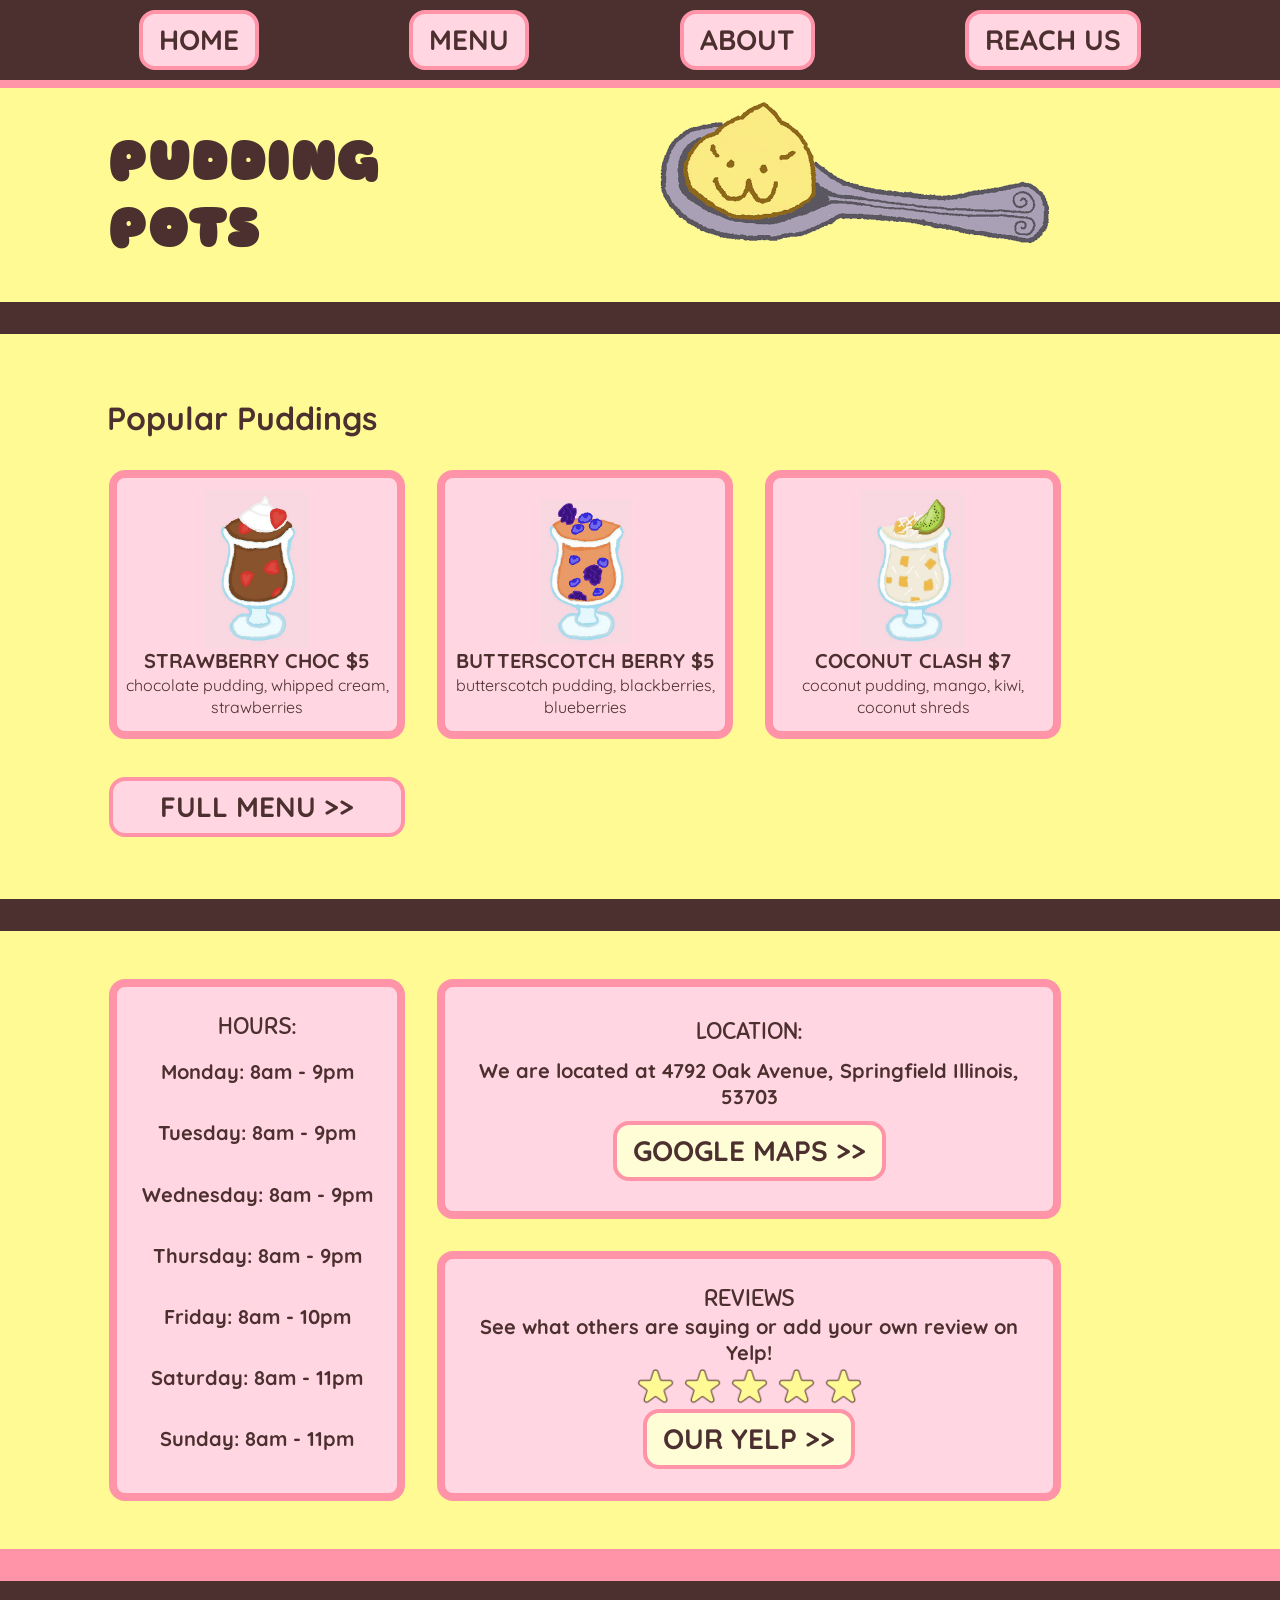
<file: index.html>
<!DOCTYPE html>

<html lang="en">

    <head>

        <link rel="preconnect" href="https://fonts.googleapis.com">
        <link rel="preconnect" href="https://fonts.gstatic.com" crossorigin>
        <link href="https://fonts.googleapis.com/css2?family=Quicksand:wght@300..700&family=Sniglet:wght@400;800&display=swap" rel="stylesheet">
       
        <meta charset="utf-8">
        <meta name="viewport" content="width=device-width, initial-scale=1.0">
        <title>Pudding Pots</title>
        <meta name="description" content="Explore our delectable pudding menu, order food online, and learn more about our dessert shop!">
        <link rel="stylesheet" href="styles/styles.css">

    </head>

    <body>

        <header class="navigation-bar" role="navigation">
                <nav class="grid-1"> 
                    <ul class="main-nav">
                        <li><a href="index.html">HOME</a></li>
                        <li><a href="menu.html">MENU</a></li>
                        <li><a href="about.html">ABOUT</a></li>
                        <li><a href="contact.html">REACH US</a></li>
                    </ul>
                </nav>
        </header>
        
        <main>
            <header>
                <div class="grid-2 grid-container">
                    
                    <h1 class="page-headers">PUDDING POTS</h1>
                    <img src="images/logo.png">
                    
                </div>
            </header>

            <section class="featured-pudding">

                <div class="grid-3 grid-container">
                    
                    <h2 class="section-headers">Popular Puddings</h2>
                    
                </div>

                <div class="grid-4 grid-container">

                    <article class="featured-1">

                        <img src="images/strawberry-choc.png" alt="chocolate pudding with fresh sliced strawberries and a dollop of whipped cream on top">
                        <h1 class="body-1">STRAWBERRY CHOC $5</h1>
                        <h2 class="body-2">chocolate pudding, whipped cream, strawberries</h2>

                    </article>

                    <article class="featured-2">

                        <img src="images/butterscotch.png" alt="butterscotch pudding with fresh blackberries and blueberries">
                        <h1 class="body-1">BUTTERSCOTCH BERRY $5</h1>
                        <h2 class="body-2">butterscotch pudding, blackberries, blueberries</h2>

                    </article>

                    <article class="featured-3">

                        <img src="images/coconut.png" alt="coconut pudding with diced fresh mango, coconut shreds, and kiwi slices on top">
                        <h1 class="body-1">COCONUT CLASH $7</h1>
                        <h2 class="body-2">coconut pudding, mango, kiwi, coconut shreds</h2>

                    </article>
                    
                    </div>
                    

                </div>


                <div class="grid-6">
                    
                        <div class="menu-button" role="button"><a href="menu.html" >FULL MENU >></a></div>
                    
                </div>

            </section>

        </main>

        
        <footer>

            <div class="grid-7">

                <section class="hours">
                    
                        <h3 class="inner-headers">HOURS:</h3>
                        <ul>
                            <li class="body-1">Monday: 8am - 9pm</li>
                            <li class="body-1">Tuesday: 8am - 9pm</li>
                            <li class="body-1">Wednesday: 8am - 9pm</li>
                            <li class="body-1">Thursday: 8am - 9pm</li>
                            <li class="body-1">Friday: 8am - 10pm</li>
                            <li class="body-1">Saturday: 8am - 11pm</li>
                            <li class="body-1">Sunday: 8am - 11pm</li>
                        </ul>
                            
                        

                </section>
                
                <section class="location">
                    
                        <h3 class="inner-headers">LOCATION:</h3>
                        <p class="body-1">We are located at 4792 Oak Avenue, Springfield Illinois, 53703</p>
                        <a href="https://maps.app.goo.gl/EkGw4vtEhw4jMZqw7">GOOGLE MAPS >></a>
                    
                </section>
                
                <section class="reviews">
                    <h3 class="inner-headers">REVIEWS</h3>
                    <p class="body-1">See what others are saying or add your own review on Yelp!</p>
                    <img src="images/stars.png" alt="">
                    <a href="https://www.yelp.com/biz/tous-les-jours-aurora-2?utm_campaign=www_business_share_popup&utm_medium=copy_link&utm_source=(direct)">OUR YELP >></a>
                    
                </section>

            </div>

            <div class="grid-8">
                <div class="footer"></div>
            </div>

        </footer>


    </body>

</html>
</file>
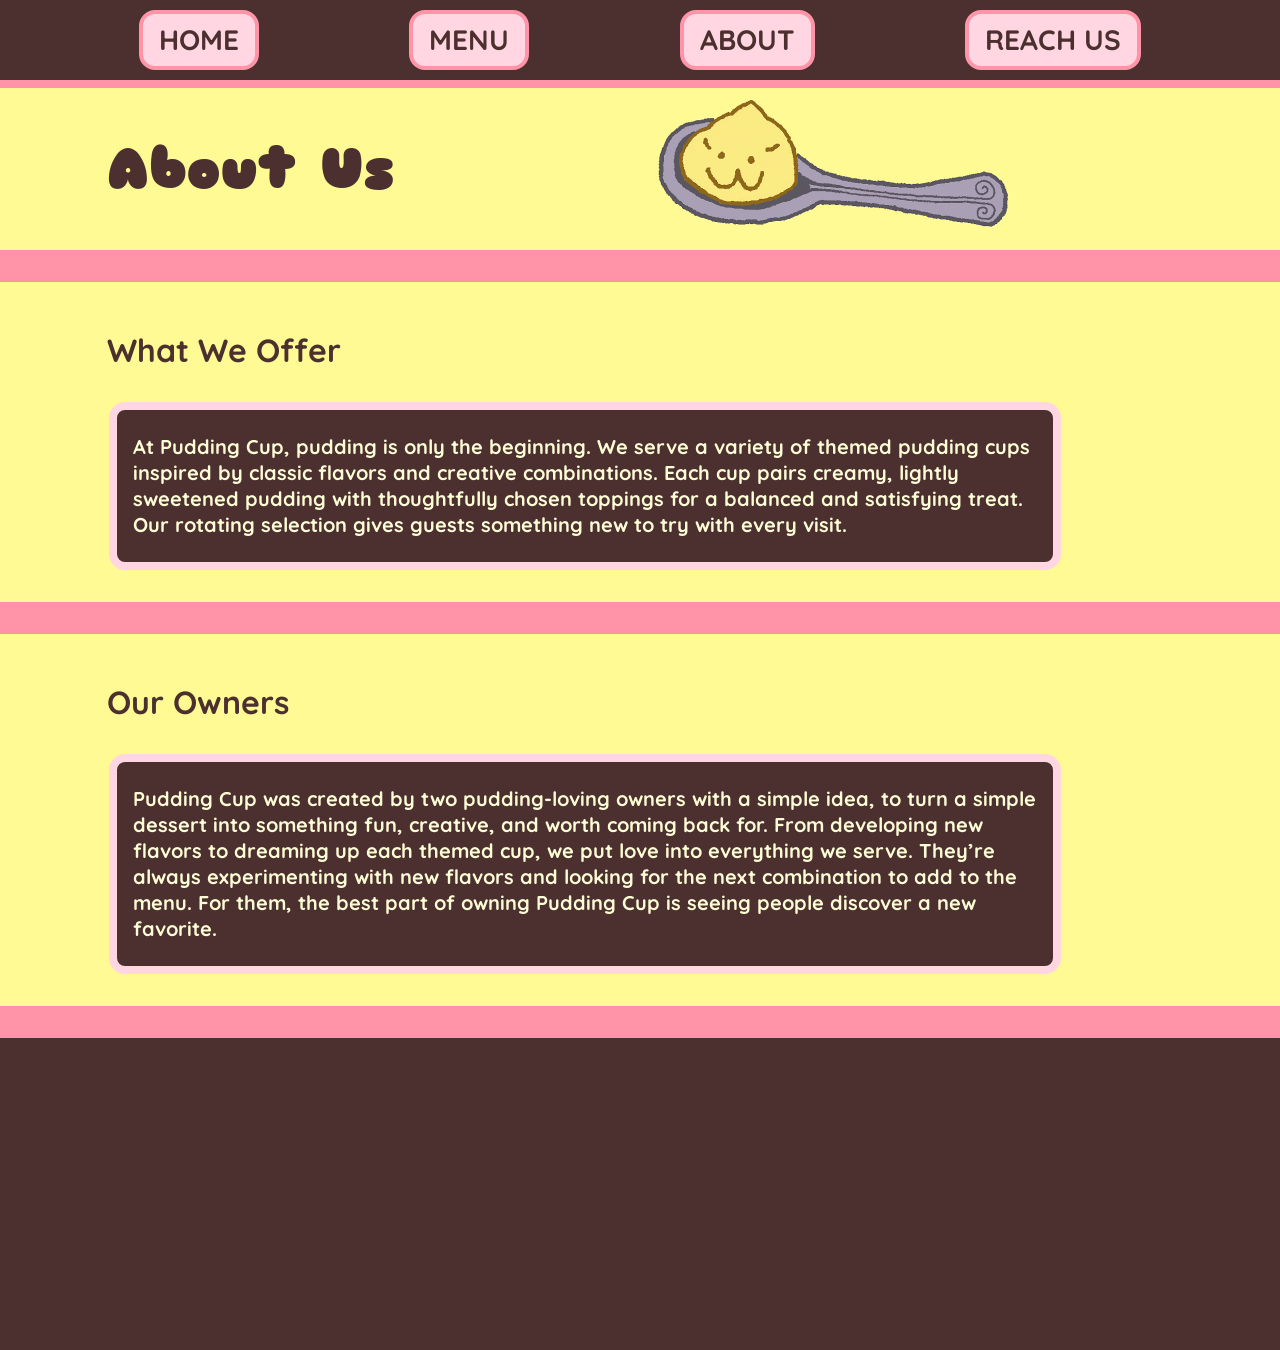
<file: about.html>
<!DOCTYPE html>

<html lang="en">

<head>

    <link rel="preconnect" href="https://fonts.googleapis.com">
    <link rel="preconnect" href="https://fonts.gstatic.com" crossorigin>
    <link href="https://fonts.googleapis.com/css2?family=Quicksand:wght@300..700&family=Sniglet:wght@400;800&display=swap" rel="stylesheet">
       
    
    <meta charset="utf-8">
    <meta name="viewport" content="width=device-width, initial-scale=1.0">
    <title>About Pudding Pots</title>
    <meta name="description" content="Learn more about the history behind Pudding Pots!">
    <link rel="stylesheet" href="styles/styles.css">

</head>

<body>

    <header class="navigation-bar" role="navigation">
        <nav class="grid-1"> 

            <ul class="main-nav">
                <li><a href="index.html">HOME</a></li>
                <li><a href="menu.html">MENU</a></li>
                <li><a href="about.html">ABOUT</a></li>
                <li><a href="contact.html">REACH US</a></li>
            </ul>
        
        </nav>
    </header>


<main>

    <header class="grid-5 grid-container">
        <h1 class="page-headers">About Us</h1>
        <img src="images/logo.png">
    </header>


        <section class="our-offerings grid-container">
            
            <div class="grid-3">
                <h2 class="section-headers">What We Offer</h2>
            </div>
            
            <div class="grid-4">
                <div class="about-card">
                    <p class="body-1">
                        At Pudding Cup, pudding is only the beginning. We serve a variety of themed pudding cups inspired by classic flavors and creative combinations. Each cup pairs creamy, lightly sweetened pudding with thoughtfully chosen toppings for a balanced and satisfying treat. Our rotating selection gives guests something new to try with every visit.
                    </p>
                </div>
            </div>

        </section>
    

    



    <section class="our-owners grid-container">

        <div class="grid-3">
            <h2 class="section-headers">Our Owners</h2>
        </div>
        
        <div class="grid-4">
            <div class="about-card">
                <p class="body-1">
                    Pudding Cup was created by two pudding-loving owners with a simple idea, to turn a simple dessert into something fun, creative, and worth coming back for. From developing new flavors to dreaming up each themed cup, we put love into everything we serve. They’re always experimenting with new flavors and looking for the next combination to add to the menu. For them, the best part of owning Pudding Cup is seeing people discover a new favorite.
                </p>
            </div>
        </div>

    </section>


</main>      

    
    <footer>
        <div class="grid-8">
            <div class="footer"></div>
        </div>
    </footer>
    




</body>

</html>
</file>
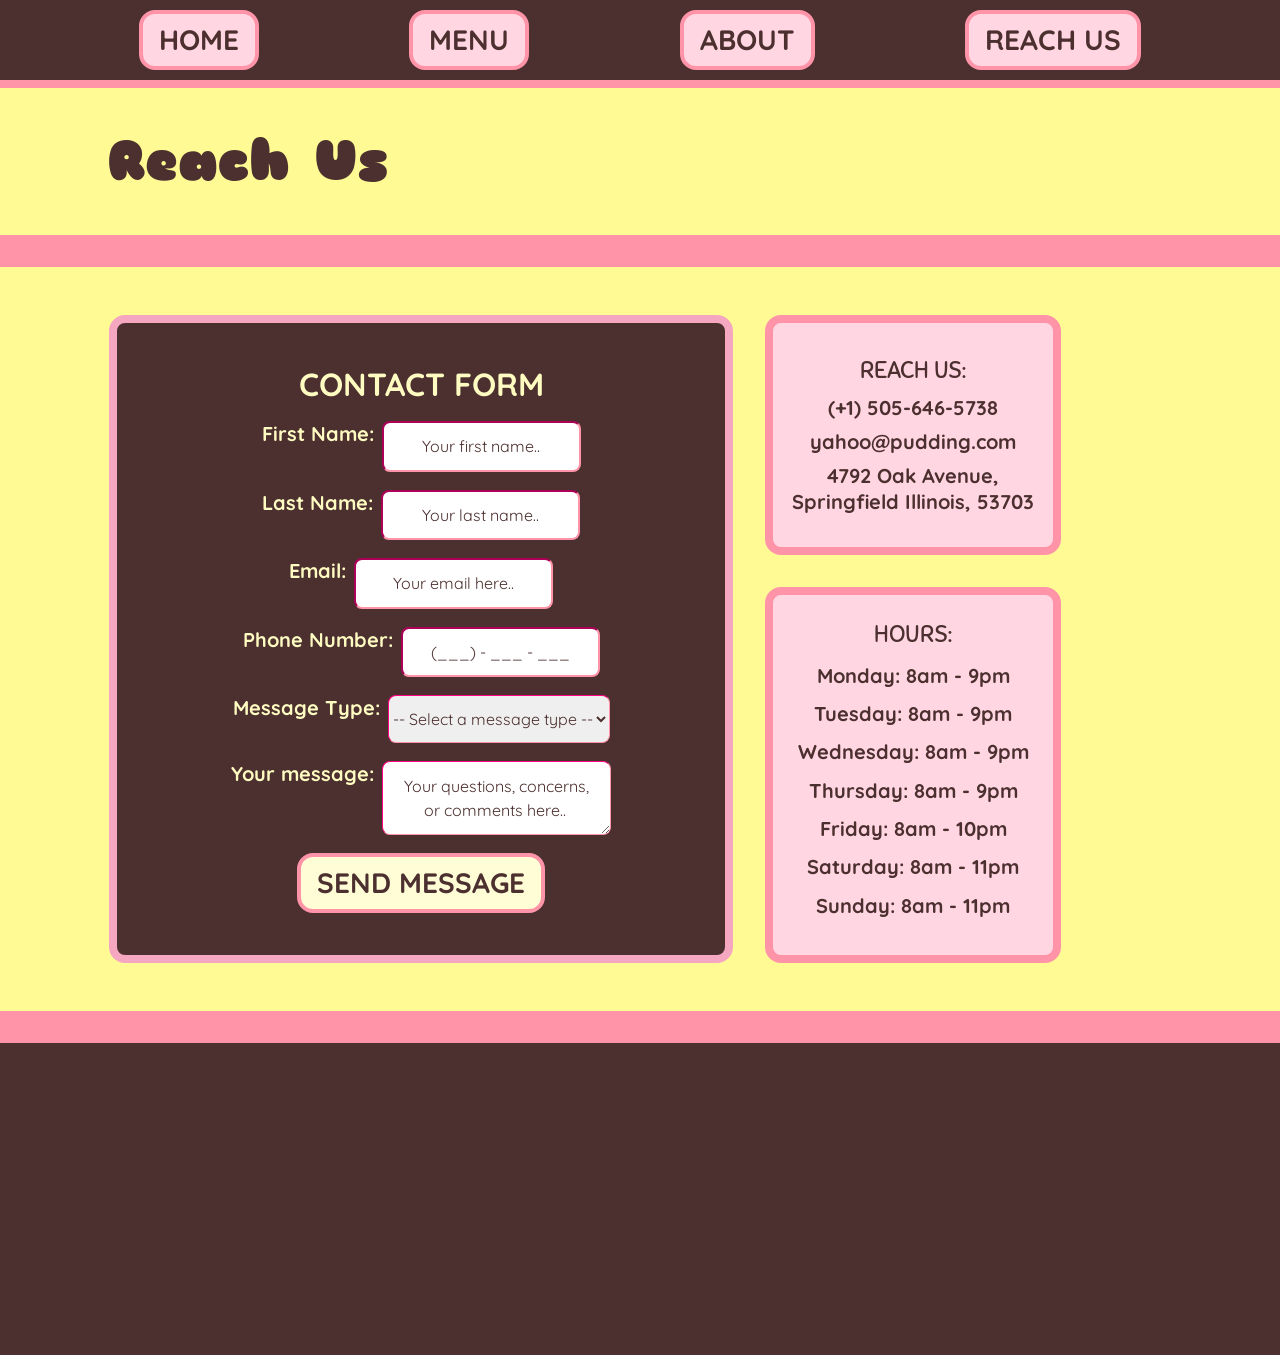
<file: contact.html>
<!DOCTYPE html>


<html lang="en">

<head>

    <link rel="preconnect" href="https://fonts.googleapis.com">
    <link rel="preconnect" href="https://fonts.gstatic.com" crossorigin>
    <link href="https://fonts.googleapis.com/css2?family=Quicksand:wght@300..700&family=Sniglet:wght@400;800&display=swap" rel="stylesheet">
       
    <meta charset="utf-8">
    <meta name="viewport" content="width=device-width, initial-scale=1.0">
    <title>Pudding Pots Contact</title>
    <meta name="description" content="Contact our team at Pudding Pots!">
    <link rel="stylesheet" href="styles/styles.css">

</head>


<body>

    <header class="navigation-bar" role="navigation">
        <nav class="grid-1"> 

            <ul class="main-nav">
                <li><a href="index.html">HOME</a></li>
                <li><a href="menu.html">MENU</a></li>
                <li><a href="about.html">ABOUT</a></li>
                <li><a href="contact.html">REACH US</a></li>
            </ul>
        
        </nav>
    </header>

    <main>

        <header class="grid-5">
            <h1 class="page-headers">Reach Us</h1>
        </header>

        <div class="grid-7 grid-container">
            
            <form action="contact_page.php" class="contact-form">
                
                <h2 class="section-headers">CONTACT FORM</h2>

                <div class="inner-column-2">
                    <label for="fname" class="body-1">First Name: </label>
                    <input type="text" id="fname" name="firstname" placeholder="Your first name..">
                </div>

                <div class="inner-column-2">
                    <label for="lname" class="body-1">Last Name: </label>
                    <input type="text" id="lname" name="lastname" placeholder="Your last name..">
                </div>

                <div class="inner-column-2">
                    <label for="email" class="body-1">Email: </label>
                    <input type="email" id="email" name="customer-email" placeholder="Your email here..">
                </div>

                <div class="inner-column-2">
                    <label for="phone" class="body-1">Phone Number: </label>
                    <input type="tel" id="phone" name="customer=phone" placeholder="(___) - ___ - ___">
                </div>
                
                
                <div class="inner-column-2">
                    <label for="message-content" class="body-1">Message Type: </label>
                    <select id="message-content" name="message-content">
                        <option value="">-- Select a message type --</option>
                        <option value="question">Question</option>
                        <option value="staff-complaint">staff-complaint</option>
                        <option value="food-complaint">food-complaint</option>
                        <option value="order-issue">Order Issue</option>
                        <option value="reservation">Reservation</option>
                        <option value="feedback">Feedback</option>
                        <option value="other">Other</option>
                    </select>
                </div>

                <div class="inner-column-2">
                    <label for="entry-box" class="body-1">Your message: </label>
                    <textarea id="entry-box" name="entry" placeholder="Your questions, concerns, or comments here.. "></textarea>
                </div>
               
                <a href="submit_2.html" class="submit-button-2">SEND MESSAGE</a>
                <!-- <button type="submit" class="send-button">SEND MESSAGE</button> -->


            </form>
            
            <section class="contact-info">
                <h3 class="inner-headers">REACH US:</h3>
                <p class="body-1">(+1) 505-646-5738</p>
                <p class="body-1">yahoo@pudding.com</p>
                <p class="body-1">4792 Oak Avenue, Springfield Illinois, 53703</p>
            </section>

            <section class="hours-2">
                <h3 class="inner-headers">HOURS:</h3>
                <ul>
                    <li class="body-1">Monday: 8am - 9pm</li>
                    <li class="body-1">Tuesday: 8am - 9pm</li>
                    <li class="body-1">Wednesday: 8am - 9pm</li>
                    <li class="body-1">Thursday: 8am - 9pm</li>
                    <li class="body-1">Friday: 8am - 10pm</li>
                    <li class="body-1">Saturday: 8am - 11pm</li>
                    <li class="body-1">Sunday: 8am - 11pm</li>
                </ul>
            </section>


        </div>
    </main>

    <footer>
        <div class="grid-8">
            <div class="footer"></div>
        </div>
    </footer>



</body>
</html>
</file>
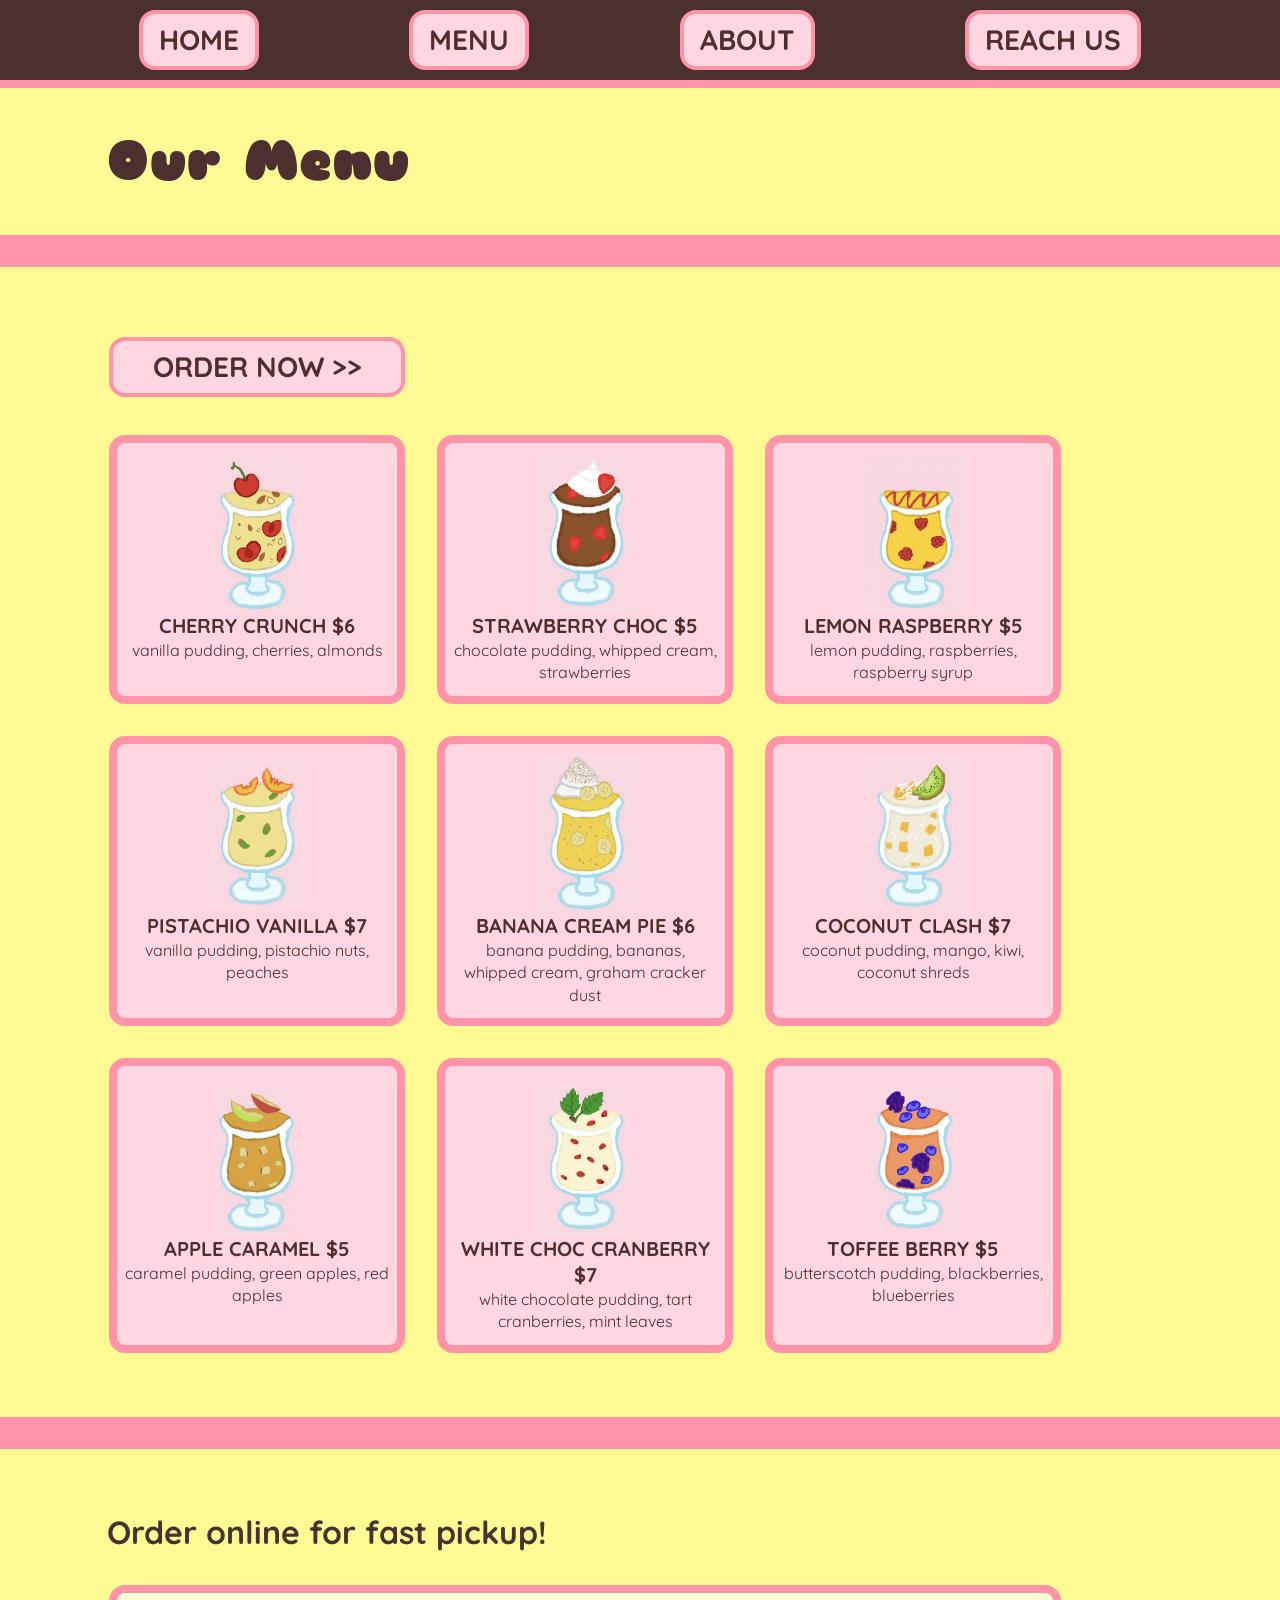
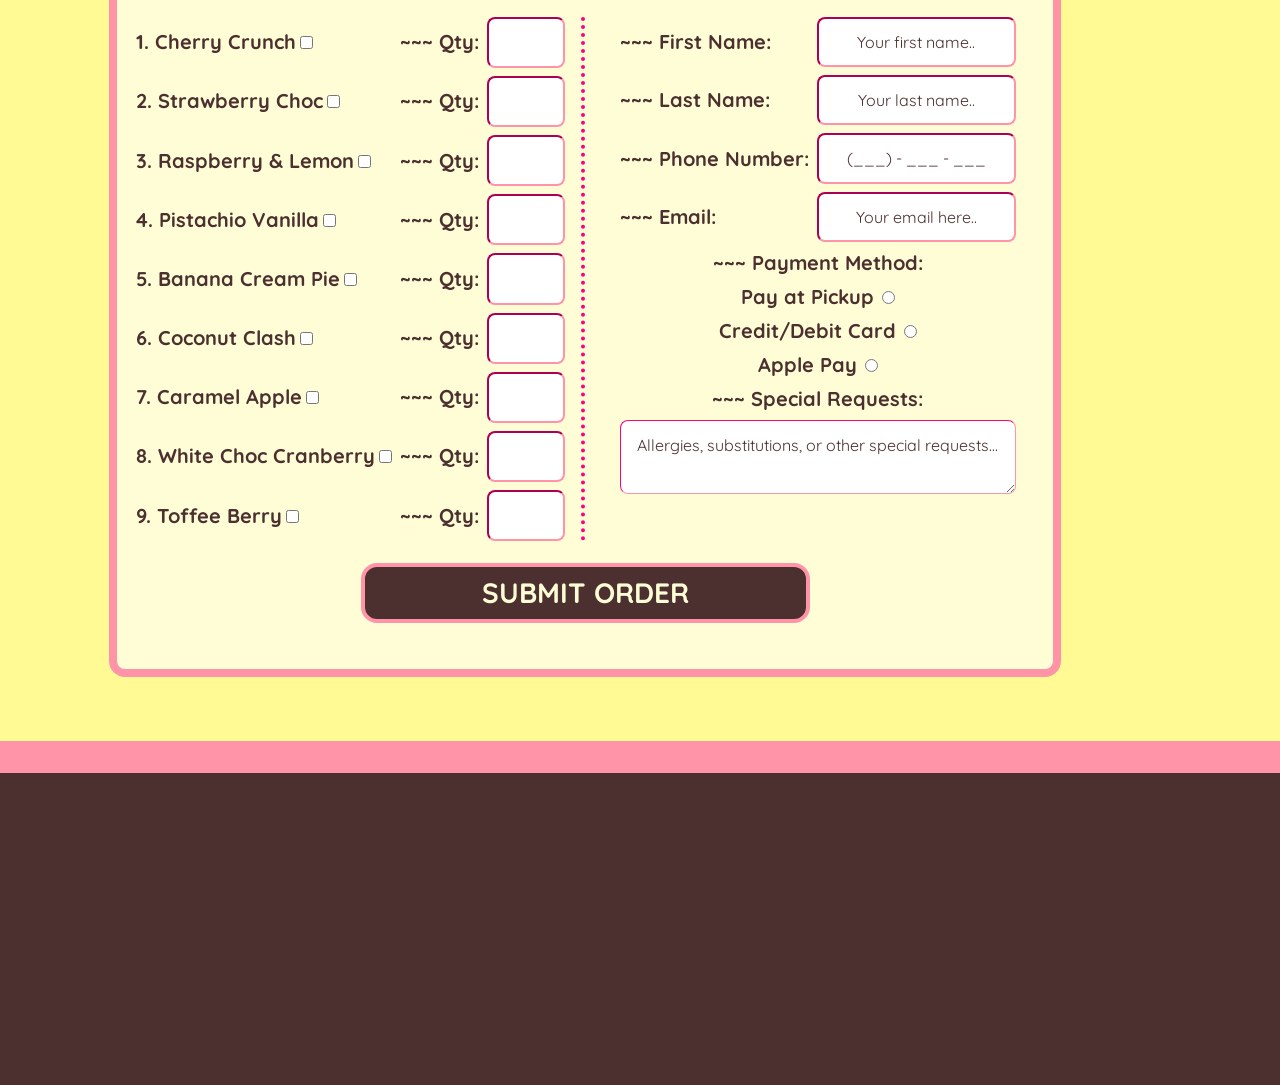
<file: menu.html>
<!DOCTYPE html>


<html lang="en">

    <head>
        <link rel="preconnect" href="https://fonts.googleapis.com">
        <link rel="preconnect" href="https://fonts.gstatic.com" crossorigin>
        <link href="https://fonts.googleapis.com/css2?family=Quicksand:wght@300..700&family=Sniglet:wght@400;800&display=swap" rel="stylesheet">
       

        <meta charset="utf-8">
        <meta name="viewport" content="width=device-width, initial-scale=1.0">
        <title>Pudding Pots Menu</title>
        <meta name="description" content="Explore our delectable pudding menu">
        <link rel="stylesheet" href="styles/styles.css">
        
    </head>

    <body>

        <header class="navigation-bar" role="navigation">
            <nav class="grid-1"> 

                <ul class="main-nav">
                    <li><a href="index.html">HOME</a></li>
                    <li><a href="menu.html">MENU</a></li>
                    <li><a href="about.html">ABOUT</a></li>
                    <li><a href="contact.html">REACH US</a></li>
                </ul>
            
            </nav>
        </header>

        <main>

            <section>

                <div class="grid-5">
                    <h1 class="page-headers">Our Menu</h1>
                </div>

                <div class="pudding-options">

                    <div class="grid-6">
                        <div class="jump-button" role="button">
                                
                            <a href="#pudding-order" class="scroll-btn">ORDER NOW >></a>

                        </div>
                    </div>

                    <div class="grid-container">
                        <div class="grid-4">
                            
                            <article class="menu-1">
                                    <img src="images/cherry.png" alt="vanilla pudding with fresh cherries and chopped almonds">
                                    <h1 class="body-1">CHERRY CRUNCH $6</h1>
                                    <h2 class="body-2">vanilla pudding, cherries, almonds</h2>
                            </article>

                            <article class="menu-2"> 
                                    <img src="images/strawberry-choc.png" alt="chocolate pudding with fresh sliced strawberries and a dollop of whipped cream on top">
                                    <h1 class="body-1">STRAWBERRY CHOC $5</h1>
                                    <h2 class="body-2">chocolate pudding, whipped cream, strawberries</h2>
                            </article>

                            <article class="menu-3">
                                    <img src="images/lemon.png" alt="lemon pudding with fresh raspberries and a raspberry syrup drizzle on top">
                                    <h1 class="body-1">LEMON RASPBERRY $5</h1>
                                    <h2 class="body-2">lemon pudding, raspberries, raspberry syrup</h2>
                            </article>

                            <article class="menu-4">
                                    <img src="images/pistachio.png" alt="vanilla pudding with pistachios and sliced fresh peaches on top">
                                    <h1 class="body-1">PISTACHIO VANILLA $7</h1>
                                    <h2 class="body-2">vanilla pudding, pistachio nuts, peaches</h2>
                            </article>

                            <article class="menu-5">
                                    <img src="images/banana.png" alt="banana pudding with fresh banana slices, graham cracker dust, and whipped cream on top">
                                    <h1 class="body-1">BANANA CREAM PIE $6</h1>
                                    <h2 class="body-2">banana pudding, bananas, whipped cream, graham cracker dust</h2>
                            </article>

                            <article class="menu-6">
                                    <img src="images/coconut.png" alt="coconut pudding with diced fresh mango, coconut shreds, and kiwi slices on top">
                                    <h1 class="body-1">COCONUT CLASH $7</h1>
                                    <h2 class="body-2">coconut pudding, mango, kiwi, coconut shreds</h2>
                            </article>

                            <article class="menu-7">
                                    <img src="images/caramel.png" alt="caramel pudding with diced apples throughout, and sliced apples on top">
                                    <h1 class="body-1">APPLE CARAMEL $5</h1>
                                    <h2 class="body-2">caramel pudding, green apples, red apples</h2>
                            </article>

                            <article class="menu-8">
                                    <img src="images/cranberry.png" alt="white chocolate pudding with dried cranberries, and a couple of mint leaves on top">
                                    <h1 class="body-1">WHITE CHOC CRANBERRY $7</h1>
                                    <h2 class="body-2">white chocolate pudding, tart cranberries, mint leaves</h2>
                            </article>

                            <article class="menu-9">
                                <img src="images/butterscotch.png" alt="butterscotch pudding with fresh blackberries and blueberries">
                                <h1 class="body-1">TOFFEE BERRY $5</h1>
                                <h2 class="body-2">butterscotch pudding, blackberries, blueberries</h2>
                            </article>

                        

                        </div>
                    </div>
                </div>

            </section>
        
            <section class="order-form-section grid-container">

                <div class="grid-3">
                    <h2 class="section-headers">Order online for fast pickup!</h2>
                </div>

                <div class="grid-4" id="pudding-order">
                    <form action="action_page.php" class="online-order-form">
                        
                        <div class="inner-grid">

                            <div class="order-puddings">
                                

                                <div class="inner-row">

                                    <div role="checkbox">
                                        <label for="cherry-pudding" class="body-1">1. Cherry Crunch</label>
                                        <input type="checkbox" id="cherry-pudding" name="pudding-type" value="cherry-pudding">
                                    </div>

                                    <div class="inner-row">
                                        <label for="cherry-quantity" class="body-1">~~~ Qty: </label>
                                        <input type="number" id="cherry-quantity" name="cherry-quantity" min="0" max="5">
                                    </div>

                                </div>
                                

                                <div class="inner-row">

                                    <div role="checkbox">
                                        <label for="strawberry-pudding" class="body-1">2. Strawberry Choc</label>
                                        <input type="checkbox" id="strawberry-pudding" name="pudding-type" value="strawberry-pudding">
                                    </div>

                                    <div class="inner-row">
                                        <label for="strawberry-quantity" class="body-1">~~~ Qty: </label>
                                        <input type="number" id="strawberry-quantity" name="strawberry-quantity" min="0" max="5">
                                    </div>

                                </div>

                                <div class="inner-row">
                                    
                                    <div role="checkbox">
                                        <label for="raspberry-pudding" class="body-1">3. Raspberry & Lemon</label>
                                        <input type="checkbox" id="raspberry-pudding" name="pudding-type" value="raspberry-pudding">
                                    </div>

                                    <div class="inner-row">
                                        <label for="raspberry-quantity" class="body-1">~~~ Qty: </label>
                                        <input type="number" id="raspberry-quantity" name="raspberry-quantity" min="0" max="5">
                                    </div>

                                </div>

                                <div class="inner-row">

                                    <div role="checkbox">
                                        <label for="pistachio-pudding" class="body-1">4. Pistachio Vanilla</label>
                                        <input type="checkbox" id="pistachio-pudding" name="pudding-type" value="pistachio-pudding">
                                    </div>

                                    <div class="inner-row">
                                    <label for="pistachio-quantity" class="body-1">~~~ Qty: </label>
                                    <input type="number" id="pistachio-quantity" name="pistachio-quantity" min="0" max="5">
                                    </div>

                                </div>

                                <div class="inner-row">

                                    <div role="checkbox">
                                    <label for="banana-pudding" class="body-1"></span>5. Banana Cream Pie</label>
                                    <input type="checkbox" id="banana-pudding" name="pudding-type" value="banana-pudding">
                                    </div>

                                    <div class="inner-row">
                                    <label for="banana-quantity" class="body-1">~~~ Qty: </label>
                                    <input type="number" id="banana-quantity" name="banana-quantity" min="0" max="5">
                                    </div>

                                </div>

                                <div class="inner-row">

                                    <div role="checkbox">
                                    <label for="coconut-pudding" class="body-1">6. Coconut Clash</label>
                                    <input type="checkbox" id="coconut-pudding" name="pudding-type" value="coconut-pudding">
                                    </div>

                                    <div class="inner-row">
                                    <label for="coconut-quantity" class="body-1">~~~ Qty: </label>
                                    <input type="number" id="coconut-quantity" name="coconut-quantity" min="0" max="5">
                                    </div>

                                </div>

                                <div class="inner-row">

                                    <div role="checkbox">
                                    <label for="apple-pudding" class="body-1">7. Caramel Apple</label>
                                    <input type="checkbox" id="apple-pudding" name="pudding-type" value="apple-pudding">
                                    </div>

                                    <div class="inner-row">
                                    <label for="apple-quantity" class="body-1">~~~ Qty: </label>
                                    <input type="number" id="apple-quantity" name="apple-quantity" min="0" max="5">
                                    </div>

                                </div>

                                <div class="inner-row">

                                    <div role="checkbox">
                                    <label for="pumpkin-pudding" class="body-1">8. White Choc Cranberry</label>
                                    <input type="checkbox" id="pumpkin-pudding" name="pudding-type" value="pumpkin-pudding">
                                    </div>

                                    <div class="inner-row">
                                    <label for="pumpkin-quantity" class="body-1">~~~ Qty: </label>
                                    <input type="number" id="pumpkin-quantity" name="pumpkin-quantity" min="0" max="5">
                                    </div>

                                </div>

                                <div class="inner-row">

                                    <div role="checkbox">
                                    <label for="butterscotch-pudding" class="body-1">9. Toffee Berry</label>
                                    <input type="checkbox" id="butterscotch-pudding" name="pudding-type" value="butterscotch-pudding">
                                    </div>

                                    <div class="inner-row">
                                    <label for="butterscotch-quantity" class="body-1">~~~ Qty: </label>
                                    <input type="number" id="butterscotch-quantity" name="butterscotch-quantity" min="0" max="5">
                                    </div>

                                </div>
      
                                
                            </div>

                            <div class="customer-details">
                                
                                <div class="inner-row">
                                    <label for="fname-order" class="body-1">~~~ First Name: </label>
                                    <input type="text" id="fname-order" name="firstname" placeholder="Your first name.." required>
                                </div>

                                <div class="inner-row">
                                    <label for="lname-order" class="body-1">~~~ Last Name: </label>
                                    <input type="text" id="lname-order" name="lastname" placeholder="Your last name.." required>
                                </div>
                                
                                <div class="inner-row">
                                    <label for="phone-number" class="body-1">~~~ Phone Number: </label>
                                    <input type="tel" id="phone-number" name="phone-number" placeholder=" (___) - ___ - ___ ">
                                </div>

                                <div class="inner-row">
                                    <label for="email-order" class="body-1">~~~ Email: </label>
                                    <input type="email" id="email-order" name="customer-email" placeholder="Your email here.." required>
                                </div>
                                
                                <div class="inner-column">

                                    <div class="body-1">~~~ Payment Method:</div>
                                
                                    <div class="inner-row ">
                                        <label for="pickup-pay" class="body-1">Pay at Pickup</label>
                                        <input type="radio" id="pickup-pay" name="payment-method" value="pickup-pay" required>
                                    </div>

                                    <div class="inner-row ">
                                        <label for="card" class="body-1">Credit/Debit Card</label>
                                        <input type="radio" id="card" name="payment-method" value="card" required>
                                    </div>
                                    
                                    <div class="inner-row ">
                                        <label for="apple-pay" class="body-1">Apple Pay</label>
                                        <input type="radio" id="apple-pay" name="payment-method" value="apple-pay" required>
                                    </div>
                                    
                                </div>

                                <div class="special-req">
                                    <label for="special-requests" class="body-1">~~~ Special Requests: </label>
                                    <textarea id="special-requests" name="special-requests" placeholder="Allergies, substitutions, or other special requests..."></textarea>
                                </div>

                                
                                
                            </div>

                            <a href="submit.html" class="submit-button">SUBMIT ORDER</a>
                            <!-- <button type="submit" role="button" class="submit-button">SUBMIT ORDER</button> -->

                        </div>

                    </form>
                </div>

            </section>
        

        </main>
        
        <footer>
            <div class="grid-8">
                <div class="footer"></div>
            </div>
        </footer>
        
    </body>

</html>
</file>
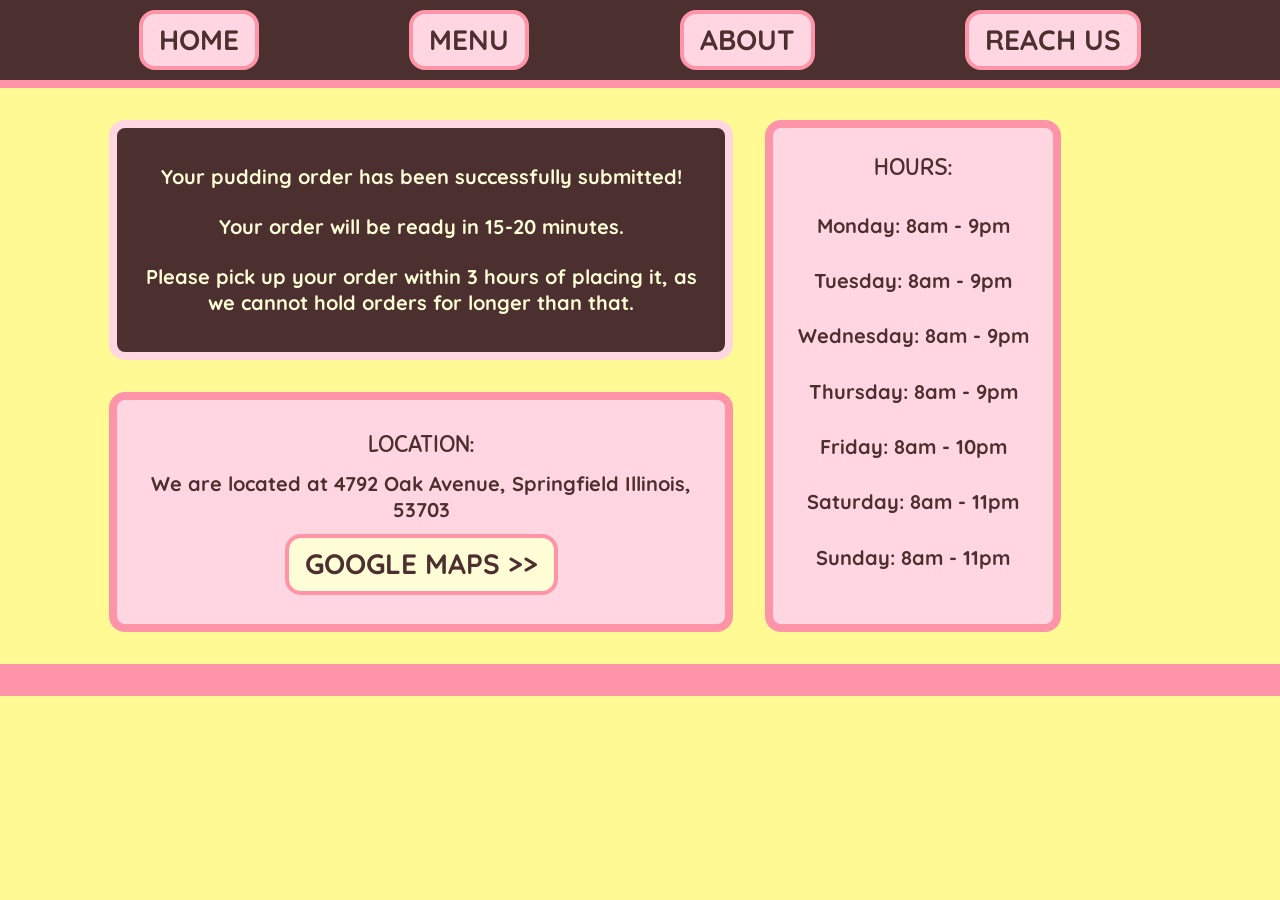
<file: submit.html>
<!DOCTYPE html>

<html lang="en">

    <head>

        <link rel="preconnect" href="https://fonts.googleapis.com">
        <link rel="preconnect" href="https://fonts.gstatic.com" crossorigin>
        <link href="https://fonts.googleapis.com/css2?family=Quicksand:wght@300..700&family=Sniglet:wght@400;800&display=swap" rel="stylesheet">
       
        <meta charset="utf-8">
        <meta name="viewport" content="width=device-width, initial-scale=1.0">
        <title>Pudding Pots</title>
        <meta name="description" content="Page confirming a successfully submitted pudding order">
        <link rel="stylesheet" href="styles/styles.css">

    </head>

    <body>

        <header class="navigation-bar" role="navigation">
                <nav class="grid-1"> 
                    <ul class="main-nav">
                        <li><a href="index.html">HOME</a></li>
                        <li><a href="menu.html">MENU</a></li>
                        <li><a href="about.html">ABOUT</a></li>
                        <li><a href="contact.html">REACH US</a></li>
                    </ul>
                </nav>
        </header>




        <div class="grid-7 grid-container submit-page">

            
            <section class="order-submission">
                <p class="body-1">
                    Your pudding order has been successfully submitted!
                </p>

                <p class="body-1">
                    Your order will be ready in 15-20 minutes.
                </p>

                <p class="body-1">
                    Please pick up your order within 3 hours of placing it, as we cannot hold orders for longer than that.
                </p>
            </section>

            <section class="location-2">
                
                    <h3 class="inner-headers">LOCATION:</h3>
                    <p class="body-1">We are located at 4792 Oak Avenue, Springfield Illinois, 53703</p>
                    <a href="https://maps.app.goo.gl/EkGw4vtEhw4jMZqw7">GOOGLE MAPS >></a>
                
            </section>


            <section class="hours-3">

                <h3 class="inner-headers">HOURS:</h3>
                <ul>
                    <li class="body-1">Monday: 8am - 9pm</li>
                    <li class="body-1">Tuesday: 8am - 9pm</li>
                    <li class="body-1">Wednesday: 8am - 9pm</li>
                    <li class="body-1">Thursday: 8am - 9pm</li>
                    <li class="body-1">Friday: 8am - 10pm</li>
                    <li class="body-1">Saturday: 8am - 11pm</li>
                    <li class="body-1">Sunday: 8am - 11pm</li>
                </ul>
            
            </section>

        </div>




    </body>




</html>
</file>
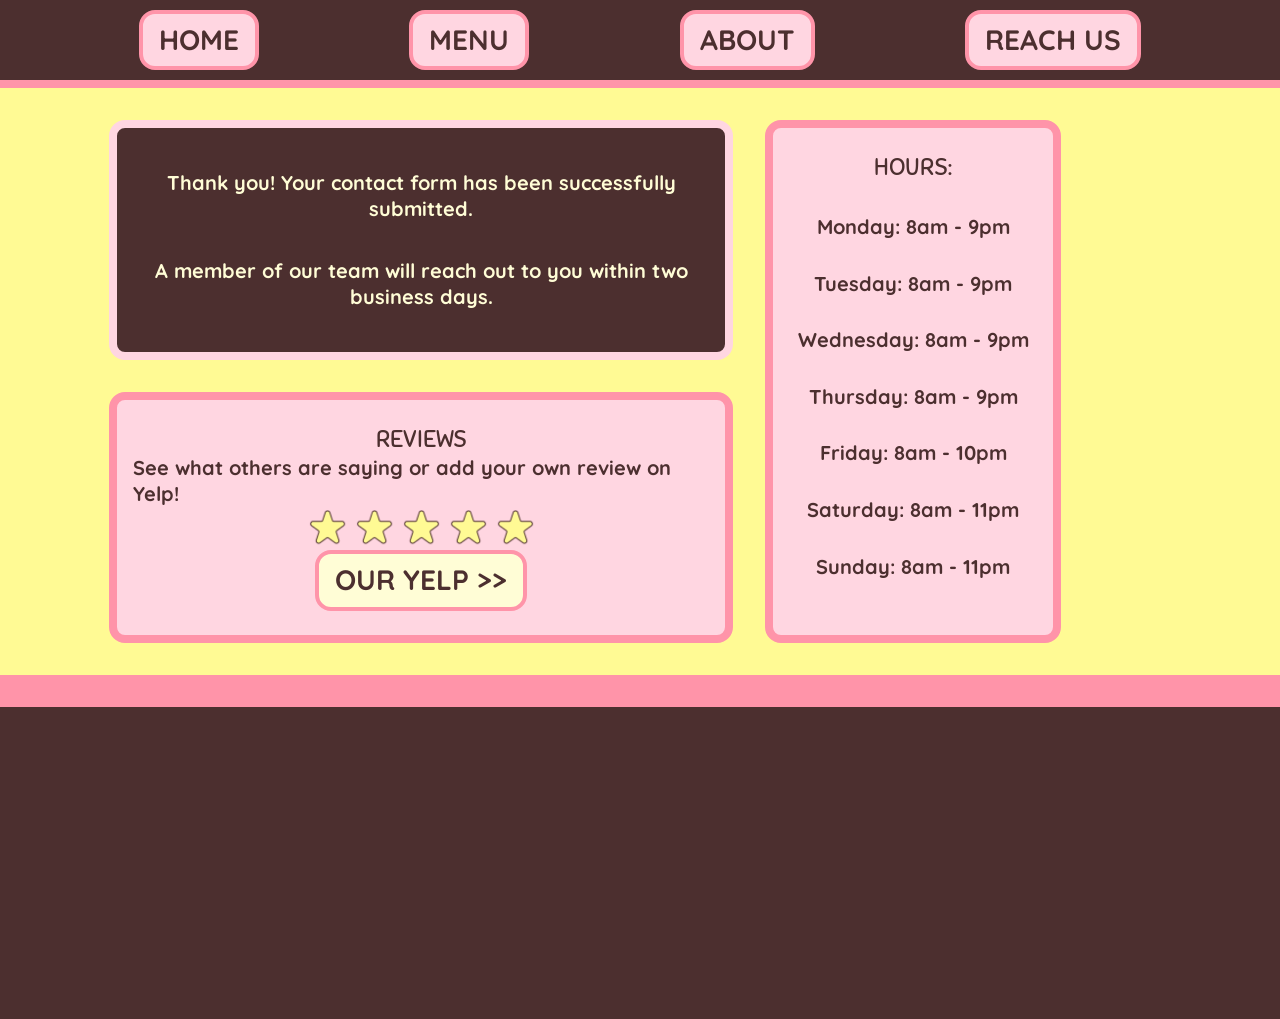
<file: submit_2.html>
<!DOCTYPE html>

<html lang="en">

    <head>

        <link rel="preconnect" href="https://fonts.googleapis.com">
        <link rel="preconnect" href="https://fonts.gstatic.com" crossorigin>
        <link href="https://fonts.googleapis.com/css2?family=Quicksand:wght@300..700&family=Sniglet:wght@400;800&display=swap" rel="stylesheet">
       
        <meta charset="utf-8">
        <meta name="viewport" content="width=device-width, initial-scale=1.0">
        <title>Pudding Pots</title>
        <meta name="description" content="Page confirming a successfully submitted pudding order">
        <link rel="stylesheet" href="styles/styles.css">

    </head>

    <body>

        <header class="navigation-bar" role="navigation">
                <nav class="grid-1"> 
                    <ul class="main-nav">
                        <li><a href="index.html">HOME</a></li>
                        <li><a href="menu.html">MENU</a></li>
                        <li><a href="about.html">ABOUT</a></li>
                        <li><a href="contact.html">REACH US</a></li>
                    </ul>
                </nav>
        </header>

        <div class="grid-7 grid-container submit-page">

            
            <section class="order-submission">

                <p class="body-1">
                    Thank you! Your contact form has been successfully submitted.
                </p>

                <p class="body-1">
                    A member of our team will reach out to you within two business days.
                </p>

            </section>

            <section class="reviews-2">

                <h3 class="inner-headers">REVIEWS</h3>
                <p class="body-1">See what others are saying or add your own review on Yelp!</p>
                <img src="images/stars.png" alt="">
                <a href="https://www.yelp.com/biz/tous-les-jours-aurora-2?utm_campaign=www_business_share_popup&utm_medium=copy_link&utm_source=(direct)">OUR YELP >></a>

            </section>


            <section class="hours-3">

                <h3 class="inner-headers">HOURS:</h3>
                <ul>
                    <li class="body-1">Monday: 8am - 9pm</li>
                    <li class="body-1">Tuesday: 8am - 9pm</li>
                    <li class="body-1">Wednesday: 8am - 9pm</li>
                    <li class="body-1">Thursday: 8am - 9pm</li>
                    <li class="body-1">Friday: 8am - 10pm</li>
                    <li class="body-1">Saturday: 8am - 11pm</li>
                    <li class="body-1">Sunday: 8am - 11pm</li>
                </ul>
            
            </section>

        </div>

    </body>

    <footer>
        <div class="grid-8">
            <div class="footer"></div>
        </div>
    </footer>




</html>
</file>
<file: styles/styles.css>
* {
    margin: 0px;
    padding: 0px;
    list-style: none;
    box-sizing: border-box;
    font-family: "Quicksand";
    scrollbar-color: var(--pink-hot) var(--pink-light);
    scrollbar-width: auto;
      
}





:root {
    --cream: #FFFA94;
    --cream-light: #FFFDD6;
    --brown: #4C2F2F;
    --brown-light: #AD7D79;
    --pink: #FF94A9;
    --pink-light: #FFD6E1;
    --pink-hot: #FF0080; 

}

html {
    scroll-behavior: smooth;
    
}

body {
    background-color: var(--cream);
    color:var(--brown)
    
}

fieldset {
    all: unset;
    text-align: center;
    
}



a {

    display: flex;
    justify-content: center;
    align-items: center;
  
  
}


input[type="submit"], button, .send-button, a {
   
    border-style: solid;
    border-radius: 16px;
    border-width: 0.25rem;

    border-color: var(--pink);
    color:var(--cream-light);
    background-color: var(--brown);
   
    font-size: 1.75rem;
    line-height: 1.3;
    text-decoration: none;
    font-weight: bold;

    padding-block: 0.5rem;
    padding-inline: 1rem;
    
    display:flex;
    
    align-items: center;
    
    
    
}



    

select, input[type="text"], input[type="email"], input[type="tel"]  {
    
    text-align: center;
    border-radius: 0.5rem;
    padding-block: 0.75rem;
    font-size: 1rem;
    line-height: 1.4;
    
    color:var(--brown);
    border-top-color: var(--pink-hot);
    border-left-color: var(--pink-hot);
    border-right-color:var(--pink);
    border-bottom-color: var(--pink);
    
    padding-block: 0.75rem;
    font-size: 1rem;
    line-height: 1.4;
    

}

input[type="number"] {

    
    
    color:var(--brown);
    
    border-top-color: var(--pink-hot);
    border-left-color: var(--pink-hot);
    border-right-color:var(--pink);
    border-bottom-color: var(--pink);
    
    padding-block: 0.5rem;
    padding-inline: 0.75rem;
    font-size: 1.5rem;
    line-height: 1.3;
    border-radius: 0.5rem;


}

input[type="checkbox"], input[type="radio"] {
    accent-color: var(--pink-hot);
    
}

input::placeholder {
    color:var(--brown)
}

textarea {
    
    text-align: center;
    border-radius: 0.5rem;
    color: var(--brown);
    border-top-color: var(--pink-hot);
    border-left-color: var(--pink-hot);
    border-right-color: var(--pink);
    border-bottom-color: var(--pink);
    padding-block: 0.75rem;
    padding-inline: 1rem;

    font-size: 1rem;
    line-height: 1.5;
    font-family: "Quicksand";
    font-weight: normal;
    font-style: normal;
    
}

textarea::placeholder {
    color: var(--brown);
}

a:visited {
    color:var(--brown)
}



a:link {
  color: var(--brown); 
}

.main-nav a {
    background-color: var(--pink-light);
    border-color: var(--pink)
}


.menu-button a, .jump-button a {
    background-color: var(--pink-light);
    color: var(--brown);

}


.location a, .reviews a, .location-2 a, .reviews-2 a {
    width: fit-content;
    background-color: var(--cream-light);
    align-self: center;
}




a.submit-button-2:link {
    background-color: var(--cream-light);
    color: var(--brown);

}

a.submit-button:link {
    color: var(--cream-light)
}

a.submit-button:visited{
    color:var(--cream-light)
}

a.submit-button-2:visited {
    color: var(--cream-light);
    background-color: var(--brown)
}



button:hover {

    background-color: var(--cream-light);
    color: var(--brown);
}

.menu-button a:hover, .jump-button a:hover, a:hover {
  background-color: var(--brown);
  color: var(--cream-light);
  border-color: var(--pink)
  
}

a.submit-button:hover {
    background-color: var(--cream-light);
    color: var(--brown)
}

a.submit-button-2:hover {
    background-color: var(--brown);
    color: var(--cream-light)
}





.main-nav a:hover {
  color: var(--brown);
  background-color: var(--cream-light); 
}



.submit-button {
    grid-column: 2/4;
    align-self: center;

}



ul {
    list-style-type: none;
}

.footer {
    grid-column: span 12;
    grid-row: span 3;
    background-color: var(--brown);


}





/* FONT SIZES */

.page-headers {
    color: var(--brown);
    font-size: 3.5rem;
    line-height: 1.2;
    grid-column: 2/5;
    grid-row: 1;
    margin: 0;
    font-family: "Sniglet";
    font-weight: bold;
    font-style: normal;
    margin-block: 2.5rem;

    
}

.section-headers {
    
    font-size: 2rem;
    line-height: 1.2;
    grid-column: 2/11;
    grid-row: 1;
    margin: 0;
    font-family: "Quicksand";
    font-weight: 800;
    font-style: normal;

}

.inner-headers {
    color:var(--brown);
    font-size: 1.5rem;
    line-height: 1.3;
    margin: 0;
    font-family: "Sniglet";
    font-weight: normal;
    font-style: normal;
    
}

.body-1 {   
    font-size: 1.25rem;
    line-height: 1.3;
    margin: 0;
    font-family: "Quicksand";
    font-weight: 700;
    font-style: normal;
    
    
       
}


.body-2 {   
    font-size: 1rem;
    line-height: 1.4;
    margin: 0;
    font-family: "Quicksand";
    font-weight: normal;
    font-style: normal;
    
       
}




.inner-grid {
    display: grid;
    grid-template-columns: 1fr 1fr 1fr 1fr;
    grid-template-rows: minmax(104px, auto);
    grid-auto-rows: minmax(104px, auto);
    
  
}

 /*

    NAVBAR

*/
.grid-1 {
    display: grid;
    grid-template-columns: repeat(12, 1fr);
    grid-template-rows: minmax(88px, auto);
    
    
}


 /*

    HERO SECTION
*/


.grid-2 {
    display: grid;
    grid-template-columns: repeat(12, 1fr);
    grid-template-rows: minmax(104px, auto);
    grid-auto-rows: minmax(104px, auto);
    align-items: center;
    border-bottom-style: solid;
    border-bottom-width: 2rem;
    border-bottom-color: var(--brown);
    
    
}



 /*

    HEADER for page sections

*/

.grid-3 {
    display: grid;
    grid-template-columns: repeat(12, 1fr);
    grid-template-rows: minmax(104px, auto);
    grid-auto-rows: minmax(104px, auto);
    align-items: center;
    
}



 /*

    HEADER for page titles (except index.html)

*/

.grid-5 {
    display: grid;
    grid-template-columns: repeat(12, 1fr);
    grid-template-rows: minmax(104px, auto);
    grid-auto-rows: minmax(104px, auto);
    align-items: center;
    border-bottom-style: solid;
    border-bottom-width: 2rem;
    border-bottom-color: var(--pink);
    
    
}


 /*

    BUTTON

*/

.grid-6 {
    display: grid;
    grid-template-columns: repeat(12, 1fr);
    grid-template-rows: minmax(104px, auto);
    grid-auto-rows: minmax(104px, auto);
    align-items: center;
    column-gap: 2rem;
    padding-block: 1rem;
    
    
}


 /*

    CARDS with HEADER

*/


.grid-4 {
    display: grid;
    grid-template-columns: repeat(12, 1fr);
    grid-template-rows: minmax(104px, auto);
    grid-auto-rows: minmax(104px, auto);
    column-gap: 2rem;
    row-gap: 2rem;
    
    
    
}


 /*

    SECTION WITH CARDS NO HEADER

*/

.grid-7 {
    display: grid;
    grid-template-columns: repeat(12, 1fr);
    grid-template-rows: minmax(104px, auto);
    grid-auto-rows: minmax(104px, auto);
    row-gap: 2rem;
    column-gap: 2rem;
    border-bottom-style: solid;
    border-bottom-width: 2rem;
    border-bottom-color: var(--pink);
    padding-block: 3rem;
    
    
    
}



/* 

    FOOTER

*/

.grid-8 {
    display: grid;
    grid-template-columns: repeat(12, 1fr);
    grid-template-rows: minmax(104px, auto);
    grid-auto-rows: minmax(104px, auto);
}


img {
    width: 40%;
    height:fit-content;
    max-width: 100%
}

.grid-2 img {
    grid-column: 7/12;
    grid-row: 1/3;
    width: 80%;
    height: auto;
    padding-bottom: 2rem;
}

.grid-5 img {
    grid-row: 1;
    grid-column: 7/12;
    width: 72%;
    height: auto;
    
}

/* 

HOME PAGE
INDEX.HTML PAGE
HOME PAGE
INDEX.HTML PAGE

*/



.navigation-bar {
    position: sticky;
    z-index: 1000;
    top: 0;
}


.main-nav {
    
    grid-row: 1;
    grid-column: span 12;
    background-color: var(--brown);
    border-bottom-style: solid;
    border-bottom-width: 0.5rem;
    border-bottom-color: var(--pink);
    justify-content: space-evenly;
    display: flex;
    flex-wrap: wrap;
    color: var(--brown);
    align-content: center;
    gap: 0.75rem
    

}





.grid-2 h1 {
    grid-row: 1/3
}


.featured-pudding {
    border-bottom-style: solid;
    border-bottom-width: 2rem;
    border-bottom-color: var(--brown);
    padding-top: 2rem;
    padding-bottom: 1.5rem;
}




 .featured-1, .featured-2, .featured-3 {
    background-color: var(--pink-light);
    border-radius: 16px;
    border-color: var(--pink);
    border-width: 0.5rem;
    border-style: solid;
    align-items: center;
    display: flex;
    flex-direction: column;
    text-align: center;
    padding-block: 0.75rem;
    padding-inline: 0.5rem;
    justify-content: space-evenly;
    
    
}

.featured-1 {
    grid-column: 2/5;
    grid-row: 1/3;
}

.featured-2 {
    grid-column: 5/8;
    grid-row: 1/3;
}

.featured-3 {
    grid-column: 8/11;
    grid-row: 1/3;
}

.menu-button {
    grid-column: 2/5;
    grid-row: 1;
      
}


.hours, .hours-2, .hours-3 {
        background-color: var(--pink-light);
        border-style: solid;
        border-width: 0.5rem;
        border-color: var(--pink);
        border-radius: 16px;
        text-align: center;
        display: flex;
        flex-direction: column;
        justify-content: space-around;
        
        
        
}

.hours {grid-column: 2/5;
        grid-row: 1/5;

}

.hours ul, .hours-2 ul, .hours-3 ul {
    
    display: flex;
    flex-direction: column;
    justify-content: space-around;
    flex: 1;
    
    
}



.location {
    grid-column: 5/11;
    grid-row: 1/3;
    background-color:var(--pink-light);
    border-radius: 16px;
    border-color:var(--pink);
    border-style: solid;
    border-width: 0.5rem;
    display: flex;
    flex-direction: column;
    text-align: center;
    justify-content: space-around;
            
}

.location, .location-2, .hours, .hours-2, .hours-3, .reviews, .reviews-2, .contact-info, .contact-form, .about-card, .online-order-form, .order-submission {
    padding-block: 1.5rem;
    padding-inline: 1rem;

}




.reviews {
    grid-column: 5/11;
    grid-row: 3/5;
    background-color:var(--pink-light);
    border-radius: 16px;
    border-color:var(--pink);
    border-style: solid;
    border-width: 0.5rem;
    text-align: center;
    display: flex;
    flex-direction: column;
    align-items: center;
    justify-content: space-around;

}



/*

MENU.HTML
MENU.HTML
MENU.HTML
MENU.HTML
MENU.HTML
MENU.HTML
MENU.HTML
MENU.HTML
MENU.HTML
MENU.HTML
MENU.HTML
MENU.HTML
MENU.HTML
MENU.HTML
MENU.HTML


*/



.pudding-options, .order-form-section {
    border-bottom-style: solid;
    border-bottom-width: 2rem;
    border-bottom-color: var(--pink);
    padding-top: 2rem;
    padding-bottom: 4rem;
    
}

.our-offerings, .our-owners {
    border-bottom-style: solid;
    border-bottom-width: 2rem;
    border-bottom-color: var(--pink);
    padding-top: 1rem;
    padding-bottom: 2rem;
}



.jump-button {
    grid-row: 1;
    grid-column: 2/5;
    
}


.menu-1, .menu-2, .menu-3, .menu-4, .menu-5, .menu-6, .menu-7, .menu-8, .menu-9 {
    
    background-color: var(--pink-light);
    border-radius: 16px;
    border-color: var(--pink);
    border-width: 0.5rem;
    border-style: solid;

    align-items: center;
    display: flex;
    flex-direction: column;
    text-align: center;
    padding-block: 0.75rem;
    padding-inline: 0.5rem;
    
}


.menu-1 {
    grid-column: 2/5;
    grid-row: 1/3;
    
}

.menu-2 {
    grid-column: 5/8;
    grid-row: 1/3;
    
}

.menu-3 {
    grid-column: 8/11;
    grid-row: 1/3;

}
    

.menu-4 {
    grid-column: 2/5;
    grid-row: 3/5;
    
}

.menu-5 {
    grid-column: 5/8;
    grid-row: 3/5;
    
}
.menu-6 {
    grid-column: 8/11;
    grid-row: 3/5;
    
}


.menu-7 {
    grid-column: 2/5;
    grid-row: 5/7;
    
}

.menu-8 {
    grid-column: 5/8;
    grid-row: 5/7;
    
}
.menu-9 {
    grid-column: 8/11;
    grid-row: 5/7;
    
}







.online-order-form {
    grid-column: 2/11;
    grid-row: 1/5;
    background-color: var(--cream-light);
    border-style: solid;
    border-width: 0.5rem;
    border-color: var(--pink);
    border-radius: 16px;
    display: flex;
    flex-direction: column;
    color: var(--brown);
    text-align: center;
    align-items: center;
    
    
    
    
    
    
}


.special-req {
    grid-row: 1;
    grid-column: 2/4;
    color:#FFFDD6;
    font-style: oblique;
    display: flex;
    flex-direction: column;
    gap: 0.5rem;
    color: var(--brown)
    
    
}




.customer-details {
    
    display: flex;
    flex-direction: column;
    grid-row: 1/3;
    grid-column: 3/5;
    padding-left: 1rem;
    gap: 0.5rem;
    justify-self: center;
   
}


.order-details {
    grid-column: 1/3;
}




.order-puddings {
    grid-column: 1/3;
    grid-row: 1/3;
    display: flex;
    flex-direction: column;
    border-right-style: dotted;
    border-right-color:var(--pink-hot);
    border-right-width: 0.25rem;
    color: var(--brown);
    justify-content: space-evenly;
    padding-right: 1rem;
    gap: 0.5rem;
    
}



.inner-row {

    
    display: flex;
    flex-direction: row;
    gap: 0.5rem;
    align-items: center;
    justify-content: space-between;
    
    

}


.inner-column {

    display: flex;
    flex-direction: column;
    gap: 0.5rem;
    align-items: center;
    text-align: center;
    
}

.inner-column-2 {
    display: flex;
    flex-direction: row;
    gap: 0.5rem;
    align-content: space-between;
}





.about-card {
    grid-column: 2/11;
    grid-row-start: 1;
    background-color: var(--brown);
    border-style: solid;
    border-width: 0.5rem;
    border-radius: 16px;
    display: flex;
    border-color: var(--pink-light);
    color: var(--cream-light);

}
    
 






.contact-form {
    grid-column: 2/8;
    grid-row: 1/6;
    background-color: var(--brown);
    border-style: solid;
    border-width: 0.5rem;
    border-color: #F5A6C1;
    border-radius: 16px;
    color:#FFFCC2;
    display: flex;
    flex-direction: column;
    align-items: center;
    justify-content: space-evenly;


    
    
}

.contact-info {
    grid-column: 8/11;
    grid-row: 1/3;
    background-color: var(--pink-light);
    border-style: solid;
    border-width: 0.5rem;
    border-color: var(--pink);
    border-radius: 16px;
    text-align: center;
    display: flex;
    flex-direction: column;
    justify-content: space-evenly;
    
    
  
}

.order-submission {
    grid-column: 2/8;
    grid-row: 1/3;
    background-color: var(--brown);
    border-style: solid;
    border-width: 0.5rem;
    border-color: var(--pink-light);
    color: var(--cream-light);
    border-radius: 16px;
    border-radius: 16px;
    text-align: center;
    display: flex;
    flex-direction: column;
    justify-content: space-around;
    

}


.submit-page {
    
    border-bottom-style: solid;
    border-bottom-width: 2rem;
    border-bottom-color: var(--pink);
    padding-block: 2rem;
}

.location-2 {
    grid-column: 2/8;
    grid-row: 3/5;
    background-color:var(--pink-light);
    border-radius: 16px;
    border-color:var(--pink);
    border-style: solid;
    border-width: 0.5rem;
    display: flex;
    flex-direction: column;
    text-align: center;
    justify-content: space-around;

}

.reviews-2 {

    grid-column: 2/8;
    grid-row: 3/5;
    background-color:var(--pink-light);
    border-radius: 16px;
    border-color:var(--pink);
    border-style: solid;
    border-width: 0.5rem;
    display: flex;
    flex-direction: column;
    align-items: center;
    justify-content: space-around;



}

.hours-3 {
    grid-column: 8/11;
    grid-row: 1/5;
}



.contact-info p {
    word-break: break-word;
}


.hours-2 {
    
    grid-column: 8/11;
    grid-row: 3/6;
    
    
}




.hours-2 ul, .hours-3 ul {
    justify-content: space-evenly;
    display: flex;
    flex-direction: column;
    flex: 1;

}

@media (max-width: 676px) {

    .grid-container {
    padding-inline: 1.5rem;
    }

    

    .navigation-bar {
        position: static;
    }

    .main-nav {
        grid-column: 1;
        grid-row: 1;
        padding-block: 1rem;
        padding-inline: 0.75rem;
        justify-content: space-evenly;
    }

    .main-nav li {
        min-width: 144px;
    }

    .grid-1 {
        grid-template-columns: 1fr;
        grid-template-rows: minmax(64px, auto);
        grid-auto-rows: minmax(64px, auto);
    }

    .grid-2 {
        grid-template-columns: 1fr;
        grid-template-rows: minmax(88px, auto);
        grid-auto-rows: minmax(88px, auto);
        
        


    }

    .grid-2 h1 {
        grid-row: 1;
        grid-column: 1;
        display: flex;
        
    }

    .grid-2 img {
        grid-row: 2;
        grid-column: 1;
    }

    .grid-5 img {
        grid-row: 2;
        grid-column: 1;
    }
    
    .grid-3 {
        grid-template-columns: 1fr;
        grid-template-rows: minmax(88px, auto);
        grid-auto-rows: minmax(88px, auto);


    }

    .section-headers {
        grid-column: 1;
        grid-row: 1;
    }

    .page-headers {
        grid-column: 1;
        grid-row: 1;
    }

    .grid-4 {
        grid-template-columns: 1fr;
        grid-template-rows: minmax(88px, auto);
        grid-auto-rows: minmax(88px, auto);
        

    }

    .featured-1 {
        grid-column: 1;
        grid-row: 1/3;
    }

    .featured-2 {
        grid-column: 1;
        grid-row: 3/5;
    }

    .featured-3 {
        grid-column: 1;
        grid-row: 5/7;
    }

    .grid-6 {
        grid-template-columns: 1fr;
        grid-template-rows: minmax(88px, auto);
        grid-auto-rows: minmax(88px, auto);
        padding-inline: 1.5rem;
        padding-block: 1.5rem;
        
        
    }

    .menu-button {
        grid-column: 1;
        grid-row: 1;
    }

    .grid-7 {
        grid-template-columns: 1fr;
        grid-template-rows: minmax(88px, auto);
        grid-auto-rows: minmax(88px, auto);
        

    }

    .hours {
        grid-column: 1;
        grid-row: 1/5
    }

    .location {
        grid-column: 1;
        grid-row: 5/8
    }

    .reviews {
        grid-column: 1;
        grid-row: 8/11
    }

    .grid-8 {
        grid-template-columns: 1fr;
        grid-template-rows: minmax(88px, auto);
        grid-auto-rows: minmax(88px, auto); 
    }

    .footer {
        grid-column: 1;
        grid-row: 1;
    }

    .jump-button {
        grid-row: 1;
        grid-column: 1;
    }

    .menu-1 {
        grid-column: 1;
        grid-row: 1/3
    }

    .menu-2 {
        grid-column: 1;
        grid-row: 3/5
    }

    .menu-3 {
        grid-column: 1;
        grid-row: 5/7
    }

    .menu-4 {
        grid-column: 1;
        grid-row: 7/9
    }

    .menu-5 {
        grid-column: 1;
        grid-row: 9/11
    }

    .menu-6 {
        grid-column: 1;
        grid-row: 11/13
    }

    .menu-7 {
        grid-column: 1;
        grid-row: 13/15
    }

    .menu-8 {
        grid-column: 1;
        grid-row: 15/17
    }

    .menu-9 {
        grid-column: 1;
        grid-row: 17/19
    }

    .menu-10 {
        grid-column: 1;
        grid-row: 19/21
    }

    .menu-11 {
        grid-column: 1;
        grid-row: 21/23
    }

    .menu-12 {
        grid-column: 1;
        grid-row: 23/25
    }

    .online-order-form {
        grid-column: 1;
        grid-row: 1/10;
        padding-block: 2rem;
        padding-inline: 0rem;
        
        
    }


    

    .order-puddings {
        grid-column: 1;
        grid-row: 1/6;
        padding-right: 0;
        border-style: none;
        border-width: 0;
        align-items: center;
        padding-bottom: 1rem;
    }



    .customer-details {
        grid-column: 1;
        grid-row: 6/12;
        padding: 0;
        border-top-style: dotted;
        border-top-color:var(--pink-hot);
        border-top-width: 0.25rem;
        padding-top: 1rem;
    }

    button {
        margin-top: 1rem;
    }

    .submit-button {
        grid-row: 12;
        grid-column: 1;
    
    }

    .inner-row {
        flex-direction: column
    }

    .send-button {
        grid-row: 1;
        grid-column: 1;
    }

    .grid-5 {
        grid-template-columns: 1fr;
        grid-template-rows: minmax(88px, auto);
        grid-auto-rows: minmax(88px, auto); 
        padding-block: 1.5rem;
        padding-inline: 1.5rem;
    }
    
    .about-card {
        grid-column: 1;
        grid-row: 1;
    }

    .contact-info {
        grid-column: 1;
        grid-row: 1/3;

    }

    .contact-form {
        grid-column: 1;
        grid-row: 3/9
    }

    .hours-2 {
        grid-column: 1;
        grid-row: 9/14;

    }

   .inner-column-2 {
        display: flex;
        flex-direction: column;
    }

   

   textarea {
    padding-inline: 0.5rem;
   }
    
   

   .inner-grid {
        display: grid;
        grid-template-columns: 1fr;
        grid-template-rows: minmax(88px, auto);
        grid-auto-rows: minmax(88px, auto);

   }

   /*for submit and submit_2 pages */
   .order-submission {
    grid-column: 1;
    grid-row: 1/3;
   }

   .reviews-2 {
    grid-column: 1;
    grid-row: 3/6
   }

   .hours-3 {
    grid-column:1;
    grid-row: 6/10
   }

   .location-2 {
    grid-column: 1;
    grid-row: 3/6;
   }

   .submit-page .hours-3 {
    grid-column:1;
    grid-row: 6/10
   }



}
</file>
